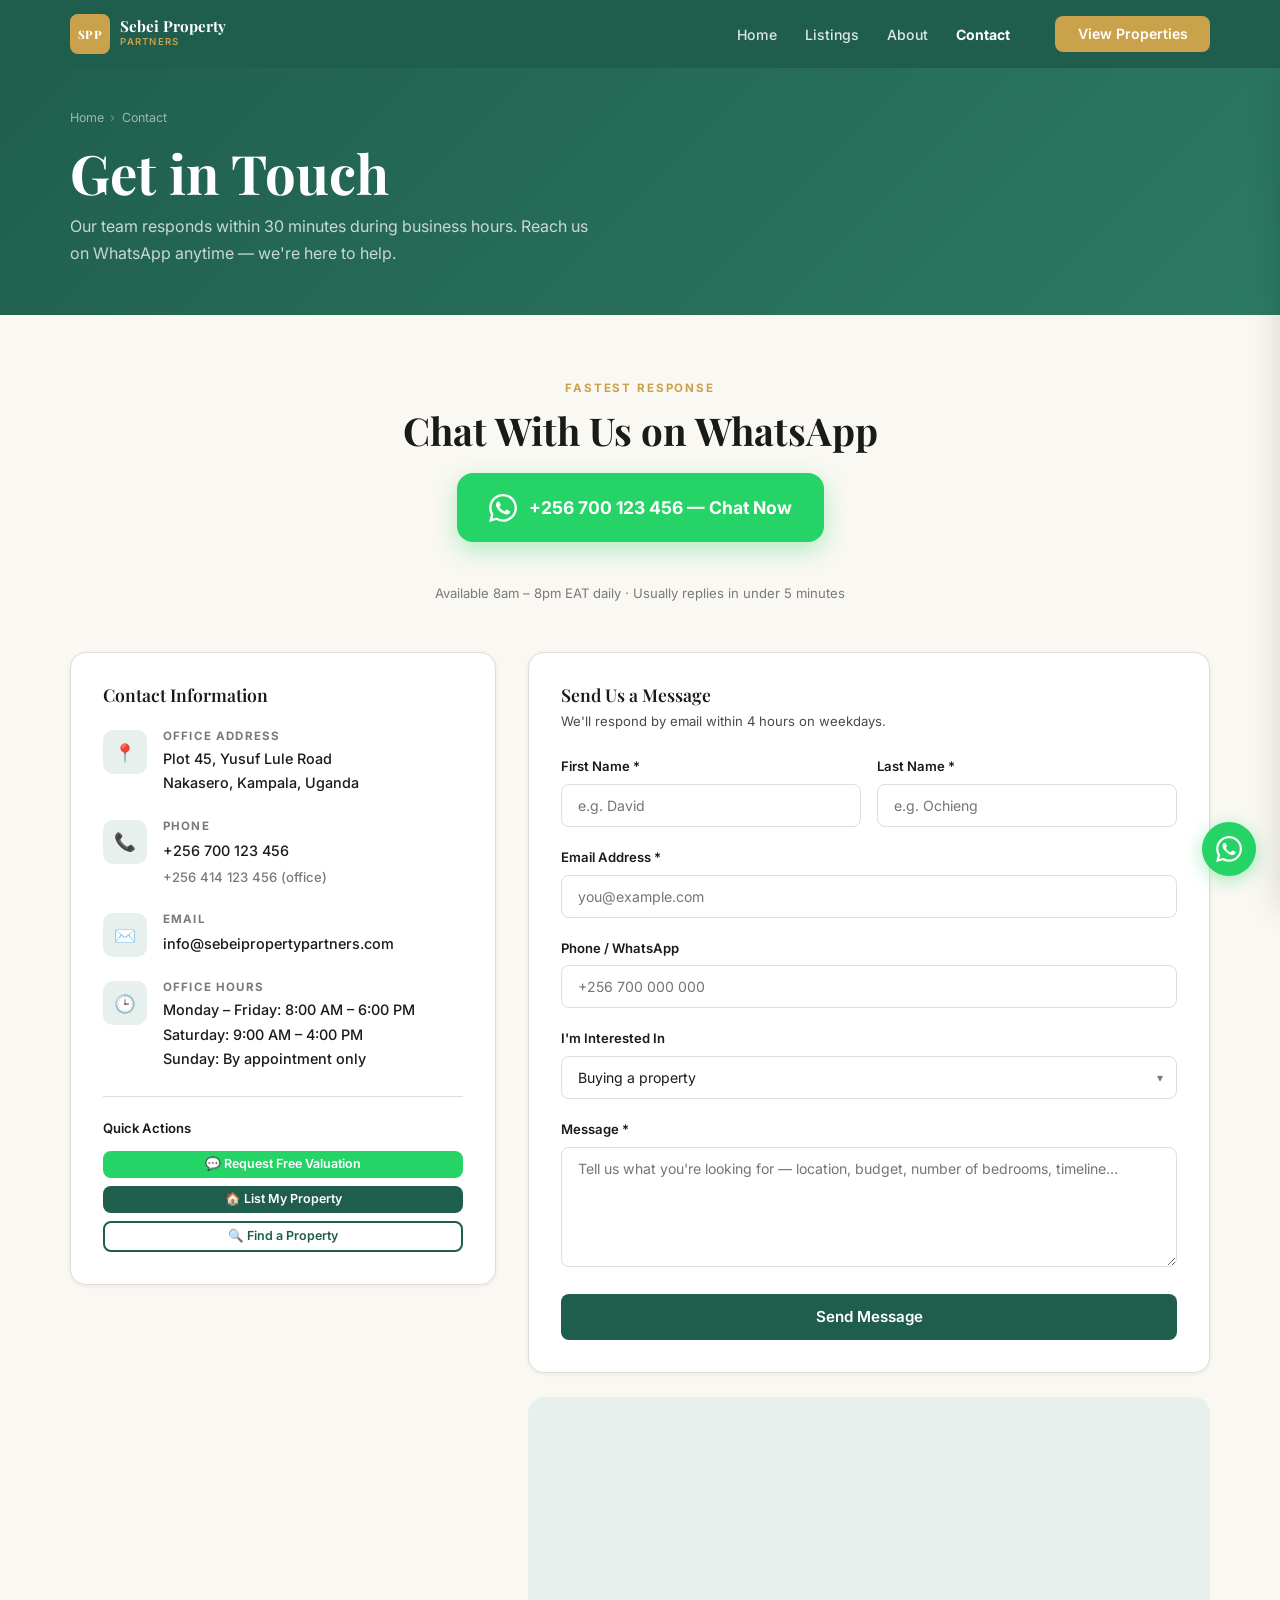
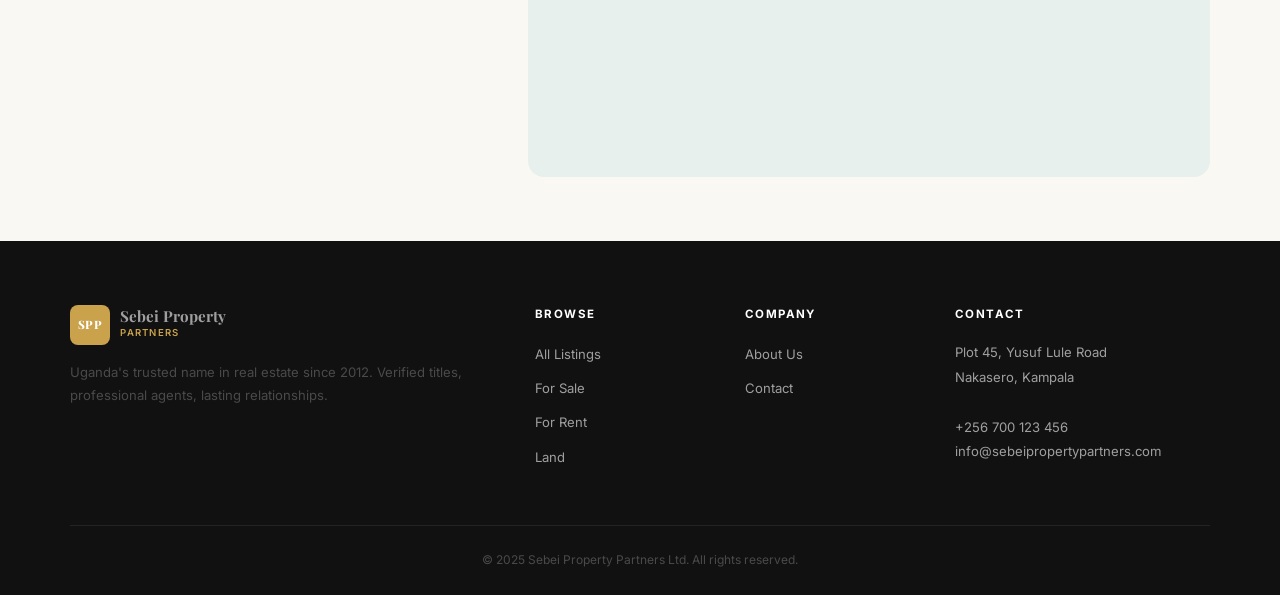
<file: contact.html>
<!DOCTYPE html>
<html lang="en">
<head>
  <meta charset="UTF-8">
  <meta name="viewport" content="width=device-width, initial-scale=1.0">
  <title>Contact Us — Sebei Property Partners</title>
  <meta name="description" content="Reach Sebei Property Partners via WhatsApp, phone, or email. Office in Nakasero, Kampala.">
  <link rel="preconnect" href="https://fonts.googleapis.com">
  <link rel="preconnect" href="https://fonts.gstatic.com" crossorigin>
  <link href="https://fonts.googleapis.com/css2?family=Inter:wght@400;500;600;700&family=Playfair+Display:wght@400;600;700&display=swap" rel="stylesheet">
  <link rel="stylesheet" href="css/style.css">
  <style>
    .wa-hero-btn {
      display: inline-flex;
      align-items: center;
      gap: 0.75rem;
      background: #25D366;
      color: white;
      border-radius: var(--radius-lg);
      padding: 1.25rem 2rem;
      font-size: 1.1rem;
      font-weight: 700;
      box-shadow: 0 8px 24px rgba(37,211,102,.35);
      transition: all var(--t);
      text-decoration: none;
      margin-bottom: 2.5rem;
    }
    .wa-hero-btn:hover { transform: translateY(-2px); box-shadow: 0 12px 32px rgba(37,211,102,.45); }
    .wa-hero-btn svg { flex-shrink: 0; }
  </style>
</head>
<body>

<!-- NAV -->
<nav class="nav solid" id="mainNav">
  <div class="nav-inner">
    <a href="index.html" class="nav-logo">
      <span class="logo-icon">SPP</span>
      <div><span class="logo-name">Sebei Property</span><span class="logo-sub">Partners</span></div>
    </a>
    <ul class="nav-links">
      <li><a href="index.html">Home</a></li>
      <li><a href="listings.html">Listings</a></li>
      <li><a href="about.html">About</a></li>
      <li><a href="contact.html" class="active">Contact</a></li>
    </ul>
    <a href="listings.html" class="btn btn-gold nav-cta">View Properties</a>
    <button class="nav-toggle" id="navToggle" aria-label="Open menu">
      <span></span><span></span><span></span>
    </button>
  </div>
</nav>
<div class="nav-mobile" id="navMobile">
  <ul>
    <li><a href="index.html">Home</a></li>
    <li><a href="listings.html">Listings</a></li>
    <li><a href="about.html">About</a></li>
    <li><a href="contact.html">Contact</a></li>
  </ul>
</div>

<!-- PAGE HERO -->
<div class="page-hero">
  <div class="container">
    <div class="breadcrumb hero-animate">
      <a href="index.html">Home</a><span class="breadcrumb-sep">›</span><span>Contact</span>
    </div>
    <h1 class="hero-animate">Get in Touch</h1>
    <p class="hero-animate">Our team responds within 30 minutes during business hours. Reach us on WhatsApp anytime — we're here to help.</p>
  </div>
</div>

<!-- MAIN -->
<section class="section reveal-section" style="background:var(--cream)">
  <div class="container">

    <!-- WhatsApp CTA — prominent -->
    <div style="text-align:center;margin-bottom:3rem">
      <span class="overline">Fastest Response</span>
      <h2 style="margin-bottom:1.25rem">Chat With Us on WhatsApp</h2>
      <a href="https://wa.me/256700123456?text=Hello%2C%20I%20need%20help%20finding%20a%20property%20in%20Kampala.%20Please%20assist." class="wa-hero-btn" target="_blank">
        <svg width="28" height="28" viewBox="0 0 24 24" fill="currentColor"><path d="M17.472 14.382c-.297-.149-1.758-.867-2.03-.967-.273-.099-.471-.148-.67.15-.197.297-.767.966-.94 1.164-.173.199-.347.223-.644.075-.297-.15-1.255-.463-2.39-1.475-.883-.788-1.48-1.761-1.653-2.059-.173-.297-.018-.458.13-.606.134-.133.298-.347.446-.52.149-.174.198-.298.298-.497.099-.198.05-.371-.025-.52-.075-.149-.669-1.612-.916-2.207-.242-.579-.487-.5-.669-.51-.173-.008-.371-.01-.57-.01-.198 0-.52.074-.792.372-.272.297-1.04 1.016-1.04 2.479 0 1.462 1.065 2.875 1.213 3.074.149.198 2.096 3.2 5.077 4.487.709.306 1.262.489 1.694.625.712.227 1.36.195 1.871.118.571-.085 1.758-.719 2.006-1.413.248-.694.248-1.289.173-1.413-.074-.124-.272-.198-.57-.347m-5.421 7.403h-.004a9.87 9.87 0 01-5.031-1.378l-.361-.214-3.741.982.998-3.648-.235-.374a9.86 9.86 0 01-1.51-5.26c.001-5.45 4.436-9.884 9.888-9.884 2.64 0 5.122 1.03 6.988 2.898a9.825 9.825 0 012.893 6.994c-.003 5.45-4.437 9.884-9.885 9.884m8.413-18.297A11.815 11.815 0 0012.05 0C5.495 0 .16 5.335.157 11.892c0 2.096.547 4.142 1.588 5.945L.057 24l6.305-1.654a11.882 11.882 0 005.683 1.448h.005c6.554 0 11.89-5.335 11.893-11.893a11.821 11.821 0 00-3.48-8.413z"/></svg>
        +256 700 123 456 — Chat Now
      </a>
      <p style="font-size:0.82rem;color:var(--muted)">Available 8am – 8pm EAT daily · Usually replies in under 5 minutes</p>
    </div>

    <div class="contact-layout">
      <!-- Contact Info -->
      <div class="contact-info-card">
        <h3 style="margin-bottom:1.5rem;font-size:1.1rem">Contact Information</h3>

        <div class="contact-item">
          <div class="contact-icon">📍</div>
          <div>
            <h4>Office Address</h4>
            <p>Plot 45, Yusuf Lule Road<br>Nakasero, Kampala, Uganda</p>
          </div>
        </div>

        <div class="contact-item">
          <div class="contact-icon">📞</div>
          <div>
            <h4>Phone</h4>
            <a href="tel:+256700123456">+256 700 123 456</a><br>
            <a href="tel:+256414123456" style="font-size:0.82rem;color:var(--muted)">+256 414 123 456 (office)</a>
          </div>
        </div>

        <div class="contact-item">
          <div class="contact-icon">✉️</div>
          <div>
            <h4>Email</h4>
            <a href="mailto:info@sebeipropertypartners.com">info@sebeipropertypartners.com</a>
          </div>
        </div>

        <div class="contact-item">
          <div class="contact-icon">🕒</div>
          <div>
            <h4>Office Hours</h4>
            <p>Monday – Friday: 8:00 AM – 6:00 PM<br>
            Saturday: 9:00 AM – 4:00 PM<br>
            Sunday: By appointment only</p>
          </div>
        </div>

        <div style="border-top:1px solid var(--border);padding-top:1.25rem;margin-top:0.25rem">
          <p style="font-size:0.82rem;font-weight:600;color:var(--dark);margin-bottom:0.75rem">Quick Actions</p>
          <div style="display:flex;flex-direction:column;gap:0.5rem">
            <a href="https://wa.me/256700123456?text=Hello%2C%20I%20would%20like%20a%20free%20property%20valuation." class="btn btn-whatsapp btn-sm btn-block" target="_blank">💬 Request Free Valuation</a>
            <a href="https://wa.me/256700123456?text=Hello%2C%20I%20would%20like%20to%20list%20my%20property." class="btn btn-green btn-sm btn-block" target="_blank">🏠 List My Property</a>
            <a href="https://wa.me/256700123456?text=Hello%2C%20I%20need%20help%20finding%20a%20property%20to%20buy%20or%20rent." class="btn btn-outline btn-sm btn-block" target="_blank">🔍 Find a Property</a>
          </div>
        </div>
      </div>

      <!-- Form + Map -->
      <div>
        <!-- Contact Form -->
        <div class="contact-form-card" style="margin-bottom:1.5rem">
          <h3 style="margin-bottom:0.25rem;font-size:1.1rem">Send Us a Message</h3>
          <p style="font-size:0.82rem;margin-bottom:1.5rem">We'll respond by email within 4 hours on weekdays.</p>
          <form id="contactForm" onsubmit="submitForm(event)">
            <div class="form-row">
              <div class="form-group">
                <label for="fname">First Name *</label>
                <input type="text" class="form-control" id="fname" name="fname" required placeholder="e.g. David">
              </div>
              <div class="form-group">
                <label for="lname">Last Name *</label>
                <input type="text" class="form-control" id="lname" name="lname" required placeholder="e.g. Ochieng">
              </div>
            </div>
            <div class="form-group">
              <label for="email">Email Address *</label>
              <input type="email" class="form-control" id="email" name="email" required placeholder="you@example.com">
            </div>
            <div class="form-group">
              <label for="phone">Phone / WhatsApp</label>
              <input type="tel" class="form-control" id="phone" name="phone" placeholder="+256 700 000 000">
            </div>
            <div class="form-group">
              <label for="interest">I'm Interested In</label>
              <div class="select-wrap">
                <select class="form-control" id="interest" name="interest">
                  <option value="buy">Buying a property</option>
                  <option value="rent">Renting a property</option>
                  <option value="land">Buying land</option>
                  <option value="list">Listing my property</option>
                  <option value="valuation">Free valuation</option>
                  <option value="other">Other enquiry</option>
                </select>
              </div>
            </div>
            <div class="form-group">
              <label for="message">Message *</label>
              <textarea class="form-control" id="message" name="message" required placeholder="Tell us what you're looking for — location, budget, number of bedrooms, timeline…" style="min-height:120px"></textarea>
            </div>
            <button type="submit" class="btn btn-green btn-lg btn-block" id="submitBtn">Send Message</button>
          </form>
          <div id="formSuccess" style="display:none;text-align:center;padding:2rem 1rem">
            <div style="font-size:2.5rem;margin-bottom:0.875rem">✅</div>
            <h3>Message Sent!</h3>
            <p>We'll be in touch within 4 hours. For faster responses, <a href="https://wa.me/256700123456" style="color:var(--green);font-weight:600">WhatsApp us</a>.</p>
          </div>
        </div>

        <!-- Map -->
        <div class="map-wrap">
          <!-- Replace src with your actual embed URL from Google Maps -->
          <iframe
            src="https://www.google.com/maps/embed?pb=!1m18!1m12!1m3!1d3989.7552!2d32.5793!3d0.3162!2m3!1f0!2f0!3f0!3m2!1i1024!2i768!4f13.1!3m3!1m2!1s0x177dbb0f6a4dc28d%3A0xe22a282d28c0f55a!2sNakasero%2C%20Kampala%2C%20Uganda!5e0!3m2!1sen!2sug!4v1699000000000!5m2!1sen!2sug"
            allowfullscreen
            loading="lazy"
            referrerpolicy="no-referrer-when-downgrade"
            title="Sebei Property Partners office location">
          </iframe>
        </div>
      </div>
    </div>
  </div>
</section>

<!-- FOOTER -->
<footer class="footer">
  <div class="container">
    <div class="footer-grid">
      <div class="footer-brand">
        <a href="index.html" class="nav-logo">
          <span class="logo-icon">SPP</span>
          <div><span class="logo-name">Sebei Property</span><span class="logo-sub">Partners</span></div>
        </a>
        <p>Uganda's trusted name in real estate since 2012. Verified titles, professional agents, lasting relationships.</p>
      </div>
      <div><h5>Browse</h5><ul><li><a href="listings.html">All Listings</a></li><li><a href="listings.html?type=sale">For Sale</a></li><li><a href="listings.html?type=rent">For Rent</a></li><li><a href="listings.html?type=land">Land</a></li></ul></div>
      <div><h5>Company</h5><ul><li><a href="about.html">About Us</a></li><li><a href="contact.html">Contact</a></li></ul></div>
      <div><h5>Contact</h5><address>Plot 45, Yusuf Lule Road<br>Nakasero, Kampala<br><br><a href="tel:+256700123456">+256 700 123 456</a><br><a href="mailto:info@sebeipropertypartners.com">info@sebeipropertypartners.com</a></address></div>
    </div>
    <div class="footer-bottom"><p>© 2025 Sebei Property Partners Ltd. All rights reserved.</p></div>
  </div>
</footer>

<a href="https://wa.me/256700123456" class="wa-float" target="_blank" title="WhatsApp">
  <svg width="26" height="26" viewBox="0 0 24 24" fill="currentColor"><path d="M17.472 14.382c-.297-.149-1.758-.867-2.03-.967-.273-.099-.471-.148-.67.15-.197.297-.767.966-.94 1.164-.173.199-.347.223-.644.075-.297-.15-1.255-.463-2.39-1.475-.883-.788-1.48-1.761-1.653-2.059-.173-.297-.018-.458.13-.606.134-.133.298-.347.446-.52.149-.174.198-.298.298-.497.099-.198.05-.371-.025-.52-.075-.149-.669-1.612-.916-2.207-.242-.579-.487-.5-.669-.51-.173-.008-.371-.01-.57-.01-.198 0-.52.074-.792.372-.272.297-1.04 1.016-1.04 2.479 0 1.462 1.065 2.875 1.213 3.074.149.198 2.096 3.2 5.077 4.487.709.306 1.262.489 1.694.625.712.227 1.36.195 1.871.118.571-.085 1.758-.719 2.006-1.413.248-.694.248-1.289.173-1.413-.074-.124-.272-.198-.57-.347m-5.421 7.403h-.004a9.87 9.87 0 01-5.031-1.378l-.361-.214-3.741.982.998-3.648-.235-.374a9.86 9.86 0 01-1.51-5.26c.001-5.45 4.436-9.884 9.888-9.884 2.64 0 5.122 1.03 6.988 2.898a9.825 9.825 0 012.893 6.994c-.003 5.45-4.437 9.884-9.885 9.884m8.413-18.297A11.815 11.815 0 0012.05 0C5.495 0 .16 5.335.157 11.892c0 2.096.547 4.142 1.588 5.945L.057 24l6.305-1.654a11.882 11.882 0 005.683 1.448h.005c6.554 0 11.89-5.335 11.893-11.893a11.821 11.821 0 00-3.48-8.413z"/></svg>
</a>

<div class="toast-wrap" id="toastWrap"></div>

<script src="js/config.js"></script>
<script src="js/animations.js"></script>
<script>
function submitForm(e) {
  e.preventDefault();
  const btn = document.getElementById('submitBtn');
  btn.textContent = 'Sending…';
  btn.disabled = true;

  /* In production, wire this to Formspree, EmailJS, or a Supabase edge function */
  setTimeout(() => {
    document.getElementById('contactForm').style.display = 'none';
    document.getElementById('formSuccess').style.display = 'block';
  }, 1200);
}
</script>
</body>
</html>
</file>
<file: css/style.css>
/* ============================================================
   SEBEI PROPERTY PARTNERS — Global Styles
   Colors: Deep Green #1f5d4c | Brass Gold #c9a24b | Cream #faf8f3
   ============================================================ */

/* ===== VARIABLES ===== */
:root {
  --green:        #1f5d4c;
  --green-hover:  #174a3c;
  --green-mid:    #2d7a63;
  --green-pale:   #e8f0ed;
  --gold:         #c9a24b;
  --gold-hover:   #b8913c;
  --gold-pale:    #f5e9cb;
  --cream:        #faf8f3;
  --white:        #ffffff;
  --dark:         #1a1a1a;
  --mid:          #4a4a4a;
  --muted:        #7a7a7a;
  --border:       #e2ddd6;
  --shadow-sm:    0 1px 4px rgba(0,0,0,.08);
  --shadow-md:    0 4px 16px rgba(0,0,0,.1);
  --shadow-lg:    0 8px 32px rgba(0,0,0,.15);
  --radius:       8px;
  --radius-lg:    16px;
  --nav-h:        68px;
  --t:            0.2s ease;
}

/* ===== RESET ===== */
*, *::before, *::after { box-sizing: border-box; margin: 0; padding: 0; }
html { scroll-behavior: smooth; -webkit-text-size-adjust: 100%; }
body {
  font-family: 'Inter', -apple-system, BlinkMacSystemFont, 'Segoe UI', sans-serif;
  font-size: 16px;
  line-height: 1.65;
  color: var(--dark);
  background: var(--cream);
  -webkit-font-smoothing: antialiased;
}
img { max-width: 100%; height: auto; display: block; }
a { color: inherit; text-decoration: none; }
ul { list-style: none; }
button { cursor: pointer; border: none; background: none; font-family: inherit; font-size: inherit; }
input, select, textarea { font-family: inherit; font-size: inherit; }
select { appearance: none; -webkit-appearance: none; }

/* ===== TYPOGRAPHY ===== */
h1, h2, h3, h4 {
  font-family: 'Playfair Display', Georgia, 'Times New Roman', serif;
  line-height: 1.18;
  color: var(--dark);
}
h1 { font-size: clamp(2rem, 6vw, 3.4rem); font-weight: 700; }
h2 { font-size: clamp(1.6rem, 4vw, 2.4rem); font-weight: 700; }
h3 { font-size: clamp(1.15rem, 3vw, 1.5rem); font-weight: 600; }
h4 { font-size: 1rem; font-weight: 700; }
p  { color: var(--mid); line-height: 1.7; }

/* ===== UTILITIES ===== */
.container   { width: 100%; max-width: 1180px; margin: 0 auto; padding: 0 1.25rem; }
.section     { padding: 4rem 0; }
.section-lg  { padding: 5.5rem 0; }
.text-center { text-align: center; }
.text-gold   { color: var(--gold); }
.text-green  { color: var(--green); }
.hidden      { display: none !important; }
.sr-only     { position: absolute; width: 1px; height: 1px; overflow: hidden; clip: rect(0,0,0,0); }

.overline {
  display: block;
  font-size: 0.72rem;
  font-weight: 700;
  letter-spacing: 0.16em;
  text-transform: uppercase;
  color: var(--gold);
  margin-bottom: 0.6rem;
}

.section-header { margin-bottom: 2.5rem; }
.section-header p { margin-top: 0.6rem; max-width: 560px; }
.section-header.centered { text-align: center; }
.section-header.centered p { margin: 0.6rem auto 0; }

/* ===== BUTTONS ===== */
.btn {
  display: inline-flex;
  align-items: center;
  justify-content: center;
  gap: 0.45rem;
  padding: 0.7rem 1.4rem;
  border-radius: var(--radius);
  font-weight: 600;
  font-size: 0.88rem;
  transition: all var(--t);
  white-space: nowrap;
  line-height: 1;
}
.btn-green  { background: var(--green); color: var(--white); }
.btn-green:hover  { background: var(--green-hover); transform: translateY(-1px); box-shadow: var(--shadow-md); }
.btn-gold   { background: var(--gold);  color: var(--white); }
.btn-gold:hover   { background: var(--gold-hover);  transform: translateY(-1px); box-shadow: var(--shadow-md); }
.btn-outline {
  background: transparent;
  color: var(--green);
  border: 2px solid var(--green);
}
.btn-outline:hover { background: var(--green); color: white; }
.btn-outline-white {
  background: transparent;
  color: white;
  border: 2px solid rgba(255,255,255,.55);
}
.btn-outline-white:hover { background: rgba(255,255,255,.12); border-color: rgba(255,255,255,.8); }
.btn-whatsapp { background: #25D366; color: white; }
.btn-whatsapp:hover { background: #1ebe5d; transform: translateY(-1px); box-shadow: 0 4px 16px rgba(37,211,102,.35); }
.btn-lg  { padding: 0.95rem 2rem; font-size: 0.95rem; }
.btn-sm  { padding: 0.45rem 0.875rem; font-size: 0.78rem; }
.btn-block { width: 100%; }

/* ===== NAVIGATION ===== */
.nav {
  position: fixed;
  top: 0; left: 0; right: 0;
  height: var(--nav-h);
  z-index: 900;
  transition: background var(--t), box-shadow var(--t);
}
.nav.transparent { background: transparent; }
.nav.scrolled { background: var(--white); box-shadow: var(--shadow-sm); }
.nav.solid { background: var(--green); }

.nav-inner {
  display: flex;
  align-items: center;
  height: 100%;
  max-width: 1180px;
  margin: 0 auto;
  padding: 0 1.25rem;
  gap: 1.5rem;
}

.nav-logo {
  display: flex;
  align-items: center;
  gap: 0.65rem;
  flex-shrink: 0;
}
.logo-icon {
  width: 40px; height: 40px;
  background: var(--gold);
  color: white;
  font-weight: 800;
  font-size: 0.72rem;
  border-radius: 8px;
  display: flex; align-items: center; justify-content: center;
  letter-spacing: 0.04em;
  font-family: 'Playfair Display', serif;
  flex-shrink: 0;
}
.logo-name {
  display: block;
  font-family: 'Playfair Display', serif;
  font-weight: 700;
  font-size: 0.95rem;
  line-height: 1.1;
}
.logo-sub {
  display: block;
  font-size: 0.6rem;
  letter-spacing: 0.13em;
  text-transform: uppercase;
  color: var(--gold);
  font-weight: 600;
}
.nav.transparent .logo-name,
.nav.solid .logo-name { color: white; }
.nav.scrolled .logo-name { color: var(--dark); }

.nav-links {
  display: none;
  gap: 0.15rem;
  margin-left: auto;
}
.nav-links a {
  padding: 0.45rem 0.8rem;
  border-radius: 6px;
  font-weight: 500;
  font-size: 0.88rem;
  transition: all var(--t);
}
.nav.transparent .nav-links a,
.nav.solid .nav-links a { color: rgba(255,255,255,.85); }
.nav.transparent .nav-links a:hover,
.nav.solid .nav-links a:hover { color: white; background: rgba(255,255,255,.12); }
.nav.scrolled .nav-links a { color: var(--mid); }
.nav.scrolled .nav-links a:hover { color: var(--green); background: var(--green-pale); }
.nav-links a.active { font-weight: 700; }
.nav.scrolled .nav-links a.active { color: var(--green); }
.nav.transparent .nav-links a.active,
.nav.solid .nav-links a.active { color: white; }

.nav-cta { margin-left: 0.5rem; display: none; }

.nav-toggle {
  margin-left: auto;
  display: flex;
  flex-direction: column;
  gap: 4.5px;
  padding: 5px;
  border-radius: 4px;
  transition: all var(--t);
}
.nav-toggle span {
  display: block;
  width: 22px;
  height: 2px;
  background: currentColor;
  border-radius: 2px;
  transition: all var(--t);
}
.nav.transparent .nav-toggle,
.nav.solid .nav-toggle { color: white; }
.nav.scrolled .nav-toggle { color: var(--dark); }
.nav-toggle.open span:nth-child(1) { transform: translateY(6.5px) rotate(45deg); }
.nav-toggle.open span:nth-child(2) { opacity: 0; }
.nav-toggle.open span:nth-child(3) { transform: translateY(-6.5px) rotate(-45deg); }

.nav-mobile {
  position: fixed;
  inset: var(--nav-h) 0 0 0;
  background: var(--white);
  z-index: 899;
  overflow-y: auto;
  padding: 1rem 1.25rem 2rem;
  transform: translateX(100%);
  transition: transform 0.25s ease;
  box-shadow: var(--shadow-lg);
}
.nav-mobile.open { transform: translateX(0); }
.nav-mobile ul li a {
  display: block;
  padding: 0.85rem 1rem;
  color: var(--dark);
  font-weight: 500;
  font-size: 1rem;
  border-radius: var(--radius);
  border-bottom: 1px solid var(--border);
}
.nav-mobile ul li:last-child a { border-bottom: none; }
.nav-mobile ul li a:hover { background: var(--green-pale); color: var(--green); }
.nav-mobile .btn { margin-top: 1rem; display: flex; }

@media (min-width: 768px) {
  .nav-links { display: flex; }
  .nav-cta   { display: inline-flex; }
  .nav-toggle { display: none; }
}

/* ===== HERO ===== */
.hero {
  position: relative;
  min-height: 100svh;
  display: flex;
  align-items: center;
  overflow: hidden;
}
.hero-bg {
  position: absolute;
  inset: 0;
  background-image: url('https://images.unsplash.com/photo-1600047509807-ba8f99d2cdde?w=1800&q=85');
  background-size: cover;
  background-position: center 30%;
  transform: scale(1.03);
  transition: transform 8s ease;
}
.hero-bg.loaded { transform: scale(1); }
.hero-overlay {
  position: absolute;
  inset: 0;
  background: linear-gradient(135deg, rgba(20,70,55,.92) 0%, rgba(31,93,76,.72) 45%, rgba(0,0,0,.45) 100%);
}
.hero-content {
  position: relative;
  z-index: 1;
  color: white;
  padding: calc(var(--nav-h) + 4rem) 1.25rem 5rem;
  width: 100%;
  max-width: 1180px;
  margin: 0 auto;
}
.hero-content h1 { color: white; margin-bottom: 1rem; max-width: 680px; }
.hero-content > p { color: rgba(255,255,255,.78); max-width: 520px; font-size: 1.05rem; margin-bottom: 2rem; }

.hero-trust {
  display: flex;
  gap: 1.5rem;
  margin-top: 1.75rem;
  flex-wrap: wrap;
}
.hero-trust span {
  color: rgba(255,255,255,.7);
  font-size: 0.82rem;
  display: flex;
  align-items: center;
  gap: 0.35rem;
}
.hero-trust span::before {
  content: '✓';
  color: var(--gold);
  font-weight: 700;
}

/* ===== SEARCH BOX ===== */
.search-box {
  background: white;
  border-radius: var(--radius-lg);
  padding: 0.5rem;
  display: flex;
  flex-direction: column;
  gap: 0.5rem;
  max-width: 700px;
  box-shadow: 0 12px 40px rgba(0,0,0,.25);
}
.search-box .field-wrap {
  position: relative;
  flex: 1;
}
.search-box .field-wrap .field-icon {
  position: absolute;
  left: 0.875rem;
  top: 50%;
  transform: translateY(-50%);
  color: var(--muted);
  font-size: 0.9rem;
  pointer-events: none;
}
.search-box select,
.search-box input {
  width: 100%;
  padding: 0.85rem 1rem 0.85rem 2.3rem;
  border: 1.5px solid var(--border);
  border-radius: var(--radius);
  font-size: 0.88rem;
  color: var(--dark);
  background: var(--cream);
  transition: border-color var(--t);
}
.search-box select:focus,
.search-box input:focus { outline: none; border-color: var(--gold); }
.search-box .btn { padding: 0.85rem 1.5rem; border-radius: var(--radius); }

@media (min-width: 640px) {
  .search-box { flex-direction: row; flex-wrap: nowrap; align-items: center; }
  .search-box .field-wrap { min-width: 0; }
}

/* ===== STATS BAR ===== */
.stats-bar {
  background: var(--green);
  padding: 2.5rem 0;
}
.stats-grid {
  display: grid;
  grid-template-columns: repeat(2, 1fr);
  gap: 2rem 1rem;
  text-align: center;
}
.stat-item strong {
  display: block;
  font-family: 'Playfair Display', serif;
  font-size: 2rem;
  font-weight: 700;
  color: var(--gold);
  line-height: 1;
}
.stat-item span {
  font-size: 0.75rem;
  color: rgba(255,255,255,.65);
  text-transform: uppercase;
  letter-spacing: 0.09em;
  margin-top: 0.3rem;
  display: block;
}
@media (min-width: 640px) { .stats-grid { grid-template-columns: repeat(4, 1fr); } }

/* ===== PROPERTIES GRID ===== */
.properties-grid {
  display: grid;
  grid-template-columns: 1fr;
  gap: 1.5rem;
}
@media (min-width: 580px) { .properties-grid { grid-template-columns: repeat(2, 1fr); } }
@media (min-width: 1024px) { .properties-grid { grid-template-columns: repeat(3, 1fr); } }

/* ===== PROPERTY CARD ===== */
.property-card {
  background: linear-gradient(180deg, #ffffff 0%, #fdfbf7 100%);
  border-radius: var(--radius-lg);
  overflow: hidden;
  box-shadow: 0 1px 3px rgba(26,26,26,.05), 0 12px 28px -12px rgba(31,93,76,.18);
  transition: transform 0.25s ease, box-shadow 0.25s ease, border-color 0.25s ease;
  display: flex;
  flex-direction: column;
  cursor: pointer;
  border: 1px solid #ece5d9;
  position: relative;
}
.property-card::after {
  content: "";
  position: absolute;
  top: 0; left: 0; right: 0;
  height: 3px;
  background: linear-gradient(90deg, var(--gold), var(--gold-pale));
  opacity: 0;
  transition: opacity 0.3s ease;
  z-index: 3;
}
.property-card:hover::after { opacity: 1; }
.property-card:hover {
  transform: translateY(-5px);
  box-shadow: 0 1px 3px rgba(26,26,26,.05), 0 22px 44px -16px rgba(31,93,76,.28);
  border-color: var(--gold-pale);
}
.card-image {
  position: relative;
  padding-top: 65%;
  overflow: hidden;
  background: var(--green-pale);
}
.card-image img {
  position: absolute;
  inset: 0;
  width: 100%; height: 100%;
  object-fit: cover;
  transition: transform 0.45s ease;
}
.property-card:hover .card-image img { transform: scale(1.07); }

.card-badge {
  position: absolute;
  top: 0.75rem;
  left: 0.75rem;
  padding: 0.28rem 0.7rem;
  border-radius: 50px;
  font-size: 0.68rem;
  font-weight: 700;
  text-transform: uppercase;
  letter-spacing: 0.08em;
}
.badge-sale { background: var(--gold);     color: white; }
.badge-rent { background: var(--green);    color: white; }
.badge-land { background: #7a5c1e;         color: white; }
.badge-sold { background: #8a8a8a;         color: white; }

.card-body { padding: 1.2rem; flex: 1; display: flex; flex-direction: column; }
.card-price {
  font-family: 'Playfair Display', serif;
  font-size: 1.35rem;
  font-weight: 700;
  color: var(--green);
  line-height: 1.1;
}
.card-price-note { font-size: 0.72rem; color: var(--muted); font-family: 'Inter', sans-serif; font-weight: 400; margin-left: 0.25rem; }
.card-title {
  font-family: 'Inter', sans-serif;
  font-size: 0.92rem;
  font-weight: 600;
  color: var(--dark);
  margin: 0.35rem 0 0.4rem;
  line-height: 1.35;
}
.card-location {
  font-size: 0.78rem;
  color: var(--muted);
  display: flex;
  align-items: center;
  gap: 0.2rem;
  margin-bottom: auto;
  padding-bottom: 0.875rem;
}
.card-features {
  display: flex;
  gap: 1rem;
  padding-top: 0.875rem;
  border-top: 1px solid var(--border);
  font-size: 0.78rem;
  color: var(--mid);
}
.card-features span { display: flex; align-items: center; gap: 0.3rem; }

/* ===== FILTERS ===== */
.filters-section {
  background: var(--white);
  border-bottom: 1px solid var(--border);
  padding: 0.875rem 0;
  position: sticky;
  top: var(--nav-h);
  z-index: 100;
  box-shadow: var(--shadow-sm);
}
.filters-inner {
  display: flex;
  flex-direction: column;
  gap: 0.75rem;
}
.filter-tabs { display: flex; gap: 0.4rem; flex-wrap: wrap; }
.filter-tab {
  padding: 0.45rem 1rem;
  border-radius: 50px;
  border: 1.5px solid var(--border);
  font-size: 0.82rem;
  font-weight: 600;
  color: var(--mid);
  transition: all var(--t);
  background: transparent;
  cursor: pointer;
}
.filter-tab:hover  { border-color: var(--green); color: var(--green); }
.filter-tab.active { background: var(--green); color: white; border-color: var(--green); }

.filter-selects { display: flex; gap: 0.5rem; flex-wrap: wrap; }
.filter-select-wrap { position: relative; flex: 1; min-width: 130px; }
.filter-select-wrap::after {
  content: '▾';
  position: absolute;
  right: 0.75rem;
  top: 50%;
  transform: translateY(-50%);
  pointer-events: none;
  font-size: 0.75rem;
  color: var(--muted);
}
.filter-select {
  width: 100%;
  padding: 0.5rem 2rem 0.5rem 0.875rem;
  border: 1.5px solid var(--border);
  border-radius: var(--radius);
  font-size: 0.82rem;
  color: var(--mid);
  background: var(--cream);
  cursor: pointer;
}
.filter-select:focus { outline: none; border-color: var(--gold); }
@media (min-width: 768px) {
  .filters-inner { flex-direction: row; align-items: center; justify-content: space-between; }
  .filter-select-wrap { min-width: 150px; flex: 0 0 auto; }
}

/* ===== LISTINGS COUNT ===== */
.listings-count {
  font-size: 0.82rem;
  color: var(--muted);
  margin-bottom: 1.5rem;
}
.listings-count strong { color: var(--dark); }

/* ===== PROPERTY DETAIL ===== */
.property-page { padding-top: var(--nav-h); }

.gallery-main {
  position: relative;
  border-radius: var(--radius-lg);
  overflow: hidden;
  padding-top: 58%;
  background: var(--green-pale);
  cursor: zoom-in;
}
.gallery-main img {
  position: absolute;
  inset: 0;
  width: 100%; height: 100%;
  object-fit: cover;
  transition: opacity 0.25s ease;
}
.gallery-nav {
  position: absolute;
  top: 50%;
  transform: translateY(-50%);
  display: flex;
  justify-content: space-between;
  width: 100%;
  padding: 0 0.75rem;
  pointer-events: none;
}
.gallery-nav button {
  background: rgba(255,255,255,.85);
  border: none;
  border-radius: 50%;
  width: 40px; height: 40px;
  font-size: 1.1rem;
  display: flex; align-items: center; justify-content: center;
  cursor: pointer;
  pointer-events: all;
  transition: background var(--t);
  backdrop-filter: blur(4px);
}
.gallery-nav button:hover { background: white; }
.gallery-count {
  position: absolute;
  bottom: 0.75rem;
  right: 0.75rem;
  background: rgba(0,0,0,.55);
  color: white;
  font-size: 0.75rem;
  padding: 0.2rem 0.6rem;
  border-radius: 50px;
  backdrop-filter: blur(4px);
}

.gallery-thumbs {
  display: flex;
  gap: 0.5rem;
  margin-top: 0.5rem;
  overflow-x: auto;
  padding-bottom: 0.25rem;
  scrollbar-width: thin;
}
.gallery-thumb {
  flex-shrink: 0;
  width: 76px; height: 58px;
  border-radius: var(--radius);
  overflow: hidden;
  cursor: pointer;
  border: 2.5px solid transparent;
  transition: border-color var(--t);
  opacity: 0.7;
}
.gallery-thumb.active { border-color: var(--gold); opacity: 1; }
.gallery-thumb:hover { opacity: 1; }
.gallery-thumb img { width: 100%; height: 100%; object-fit: cover; }

@media (min-width: 1024px) {
  .property-detail-layout {
    display: grid;
    grid-template-columns: 1fr 340px;
    gap: 2rem;
    align-items: start;
  }
}

.feature-chips {
  display: grid;
  grid-template-columns: repeat(2, 1fr);
  gap: 0.75rem;
  margin: 1.75rem 0;
}
@media (min-width: 480px) { .feature-chips { grid-template-columns: repeat(4, 1fr); } }
.feature-chip {
  background: var(--green-pale);
  border-radius: var(--radius);
  padding: 0.875rem 0.75rem;
  text-align: center;
}
.feature-chip strong {
  display: block;
  font-family: 'Playfair Display', serif;
  font-size: 1.3rem;
  color: var(--green);
  line-height: 1;
}
.feature-chip span {
  font-size: 0.7rem;
  color: var(--muted);
  text-transform: uppercase;
  letter-spacing: 0.06em;
  margin-top: 0.25rem;
  display: block;
}

.enquire-card {
  background: var(--white);
  border-radius: var(--radius-lg);
  padding: 1.5rem;
  box-shadow: var(--shadow-md);
  border: 1px solid var(--border);
  position: sticky;
  top: calc(var(--nav-h) + 1.5rem);
}
.enquire-card .eq-price {
  font-family: 'Playfair Display', serif;
  font-size: 1.9rem;
  font-weight: 700;
  color: var(--green);
  line-height: 1;
}
.enquire-card .eq-note { font-size: 0.78rem; color: var(--muted); margin: 0.25rem 0 1.5rem; }
.enquire-card .btn { margin-bottom: 0.75rem; }
.enquire-divider {
  height: 1px;
  background: var(--border);
  margin: 1.25rem 0;
}
.enquire-detail-row {
  display: flex;
  justify-content: space-between;
  font-size: 0.85rem;
  padding: 0.4rem 0;
}
.enquire-detail-row span:first-child { color: var(--muted); }
.enquire-detail-row span:last-child { font-weight: 600; color: var(--dark); }

/* ===== PAGE HERO ===== */
.page-hero {
  background: linear-gradient(135deg, var(--green) 0%, var(--green-mid) 100%);
  padding: calc(var(--nav-h) + 2.5rem) 0 3rem;
  color: white;
}
.page-hero h1 { color: white; margin-bottom: 0.5rem; }
.page-hero p { color: rgba(255,255,255,.75); max-width: 540px; }

.breadcrumb {
  display: flex;
  align-items: center;
  gap: 0.4rem;
  font-size: 0.78rem;
  color: rgba(255,255,255,.55);
  margin-bottom: 0.75rem;
  flex-wrap: wrap;
}
.breadcrumb a { color: rgba(255,255,255,.55); transition: color var(--t); }
.breadcrumb a:hover { color: white; }
.breadcrumb-sep { color: rgba(255,255,255,.35); }

/* ===== CTA SECTION ===== */
.cta-section {
  background: linear-gradient(135deg, var(--green) 0%, var(--green-mid) 100%);
  padding: 5rem 0;
  text-align: center;
}
.cta-section h2 { color: white; margin-bottom: 0.875rem; }
.cta-section > .container > p { color: rgba(255,255,255,.78); max-width: 520px; margin: 0 auto 2.25rem; }
.cta-buttons { display: flex; gap: 1rem; justify-content: center; flex-wrap: wrap; }

/* ===== TESTIMONIALS ===== */
.testimonials-grid {
  display: grid;
  grid-template-columns: 1fr;
  gap: 1.5rem;
}
@media (min-width: 768px) { .testimonials-grid { grid-template-columns: repeat(3, 1fr); } }

.testimonial-card {
  background: var(--white);
  border-radius: var(--radius-lg);
  padding: 1.75rem;
  box-shadow: var(--shadow-sm);
  border: 1px solid var(--border);
  border-left: 4px solid var(--gold);
}
.testimonial-stars { color: var(--gold); font-size: 0.9rem; margin-bottom: 0.75rem; letter-spacing: 0.05em; }
.testimonial-text {
  font-style: italic;
  color: var(--mid);
  font-size: 0.92rem;
  line-height: 1.75;
  margin-bottom: 1.25rem;
}
.testimonial-author { display: flex; align-items: center; gap: 0.75rem; }
.t-avatar {
  width: 44px; height: 44px;
  border-radius: 50%;
  overflow: hidden;
  background: var(--green-pale);
  flex-shrink: 0;
}
.t-avatar img { width: 100%; height: 100%; object-fit: cover; }
.testimonial-author strong { display: block; font-size: 0.88rem; color: var(--dark); }
.testimonial-author span  { font-size: 0.72rem; color: var(--muted); }

/* ===== PILLARS ===== */
.pillars-grid {
  display: grid;
  grid-template-columns: 1fr;
  gap: 1.5rem;
}
@media (min-width: 600px) { .pillars-grid { grid-template-columns: repeat(2, 1fr); } }

.pillar-card {
  background: var(--white);
  border-radius: var(--radius-lg);
  padding: 2rem;
  box-shadow: var(--shadow-sm);
  border: 1px solid var(--border);
  transition: box-shadow var(--t);
}
.pillar-card:hover { box-shadow: var(--shadow-md); }
.pillar-icon {
  width: 56px; height: 56px;
  background: linear-gradient(145deg, var(--green-pale), #dce9e4);
  border: 1px solid rgba(31,93,76,.12);
  border-radius: 14px;
  display: flex; align-items: center; justify-content: center;
  color: var(--green);
  margin-bottom: 1.25rem;
  transition: background 0.3s ease, color 0.3s ease, transform 0.3s ease, box-shadow 0.3s ease;
}
.pillar-icon svg { width: 26px; height: 26px; stroke-width: 1.75; }
.pillar-card:hover .pillar-icon {
  background: linear-gradient(145deg, var(--green), var(--green-mid));
  color: var(--gold-pale);
  transform: translateY(-2px);
  box-shadow: 0 8px 18px -6px rgba(31,93,76,.4);
}
.pillar-card h3 { font-size: 1.1rem; margin-bottom: 0.5rem; }
.pillar-card p   { font-size: 0.875rem; }

/* ===== TEAM ===== */
.team-grid {
  display: grid;
  grid-template-columns: repeat(2, 1fr);
  gap: 1.5rem;
}
@media (min-width: 640px) { .team-grid { grid-template-columns: repeat(4, 1fr); } }

.team-card { text-align: center; }
.team-avatar {
  width: 100%; padding-top: 100%;
  border-radius: var(--radius-lg);
  overflow: hidden;
  position: relative;
  margin-bottom: 1rem;
  background: var(--green-pale);
}
.team-avatar img { position: absolute; inset: 0; width: 100%; height: 100%; object-fit: cover; }
.team-card h4 { margin-bottom: 0.2rem; }
.team-card .role { font-size: 0.78rem; color: var(--gold); font-weight: 600; }
.team-card .bio  { font-size: 0.78rem; color: var(--muted); margin-top: 0.4rem; }

/* ===== ABOUT HERO ===== */
.about-story {
  display: grid;
  grid-template-columns: 1fr;
  gap: 2.5rem;
  align-items: center;
}
@media (min-width: 768px) { .about-story { grid-template-columns: 1fr 1fr; } }
.about-story-img {
  border-radius: var(--radius-lg);
  overflow: hidden;
  padding-top: 65%;
  position: relative;
  background: var(--green-pale);
}
.about-story-img img { position: absolute; inset: 0; width: 100%; height: 100%; object-fit: cover; }

/* ===== CONTACT ===== */
.contact-layout {
  display: grid;
  grid-template-columns: 1fr;
  gap: 2rem;
}
@media (min-width: 768px) { .contact-layout { grid-template-columns: 1fr 1.6fr; } }

.contact-info-card {
  background: var(--white);
  border-radius: var(--radius-lg);
  padding: 2rem;
  box-shadow: var(--shadow-sm);
  border: 1px solid var(--border);
  height: fit-content;
}
.contact-item {
  display: flex;
  gap: 1rem;
  margin-bottom: 1.5rem;
  align-items: flex-start;
}
.contact-icon {
  width: 44px; height: 44px;
  background: var(--green-pale);
  border-radius: 10px;
  display: flex; align-items: center; justify-content: center;
  flex-shrink: 0;
  font-size: 1.1rem;
}
.contact-item h4 {
  font-family: 'Inter', sans-serif;
  font-size: 0.72rem;
  font-weight: 700;
  text-transform: uppercase;
  letter-spacing: 0.1em;
  color: var(--muted);
  margin-bottom: 0.2rem;
}
.contact-item p, .contact-item a { color: var(--dark); font-size: 0.9rem; font-weight: 500; }
.contact-item a:hover { color: var(--green); }

.map-wrap {
  border-radius: var(--radius-lg);
  overflow: hidden;
  min-height: 300px;
  background: var(--green-pale);
}
.map-wrap iframe { width: 100%; min-height: 380px; border: none; display: block; }

.contact-form-card {
  background: var(--white);
  border-radius: var(--radius-lg);
  padding: 2rem;
  box-shadow: var(--shadow-sm);
  border: 1px solid var(--border);
}

/* ===== FORM ELEMENTS ===== */
.form-group { margin-bottom: 1.25rem; }
.form-group label {
  display: block;
  font-size: 0.82rem;
  font-weight: 600;
  color: var(--dark);
  margin-bottom: 0.375rem;
}
.form-control {
  width: 100%;
  padding: 0.75rem 1rem;
  border: 1.5px solid var(--border);
  border-radius: var(--radius);
  font-size: 0.88rem;
  color: var(--dark);
  background: white;
  transition: border-color var(--t);
}
.form-control:focus { outline: none; border-color: var(--green); }
textarea.form-control { min-height: 110px; resize: vertical; }
.form-row { display: grid; grid-template-columns: 1fr 1fr; gap: 1rem; }
.form-hint  { font-size: 0.72rem; color: var(--muted); margin-top: 0.3rem; }

/* ===== FOOTER ===== */
.footer {
  background: #111;
  color: rgba(255,255,255,.6);
  padding: 4rem 0 0;
}
.footer-grid {
  display: grid;
  grid-template-columns: 1fr;
  gap: 2.5rem;
}
@media (min-width: 640px)  { .footer-grid { grid-template-columns: repeat(2, 1fr); } }
@media (min-width: 1024px) { .footer-grid { grid-template-columns: 2.5fr 1fr 1fr 1.5fr; } }

.footer-brand p { font-size: 0.82rem; line-height: 1.75; margin-top: 1rem; }
.footer h5 {
  color: white;
  font-family: 'Inter', sans-serif;
  font-size: 0.72rem;
  font-weight: 700;
  text-transform: uppercase;
  letter-spacing: 0.12em;
  margin-bottom: 1rem;
}
.footer ul li { margin-bottom: 0.5rem; }
.footer ul a  { font-size: 0.82rem; transition: color var(--t); }
.footer ul a:hover { color: var(--gold); }
.footer address {
  font-style: normal;
  font-size: 0.82rem;
  line-height: 1.9;
}
.footer address a { transition: color var(--t); }
.footer address a:hover { color: var(--gold); }
.footer-bottom {
  border-top: 1px solid rgba(255,255,255,.08);
  padding: 1.5rem 0;
  margin-top: 3rem;
  text-align: center;
  font-size: 0.75rem;
}

/* ===== WHATSAPP FLOAT ===== */
.wa-float {
  position: fixed;
  bottom: 1.5rem;
  right: 1.5rem;
  z-index: 800;
  background: #25D366;
  color: white;
  width: 54px; height: 54px;
  border-radius: 50%;
  display: flex; align-items: center; justify-content: center;
  box-shadow: 0 4px 18px rgba(37,211,102,.4);
  transition: all var(--t);
}
.wa-float:hover { transform: scale(1.12); box-shadow: 0 6px 24px rgba(37,211,102,.5); }

/* ===== SKELETON LOADERS ===== */
.skeleton {
  background: linear-gradient(90deg, #f0efed 25%, #e5e4e0 50%, #f0efed 75%);
  background-size: 200% 100%;
  animation: shimmer 1.4s infinite;
  border-radius: var(--radius);
}
@keyframes shimmer {
  0%   { background-position: -200% 0; }
  100% { background-position:  200% 0; }
}
.sk-card { border-radius: var(--radius-lg); overflow: hidden; background: white; border: 1px solid var(--border); }
.sk-img  { height: 200px; }
.sk-body { padding: 1.2rem; }
.sk-line { height: 13px; margin-bottom: 0.75rem; border-radius: 4px; }
.sk-line.short   { width: 55%; }
.sk-line.shorter { width: 38%; }

/* ===== TOAST ===== */
.toast-wrap {
  position: fixed;
  bottom: 1.5rem;
  left: 50%;
  transform: translateX(-50%);
  z-index: 9999;
  display: flex;
  flex-direction: column;
  gap: 0.5rem;
  pointer-events: none;
}
.toast {
  background: var(--dark);
  color: white;
  padding: 0.875rem 1.5rem;
  border-radius: var(--radius);
  font-size: 0.85rem;
  box-shadow: var(--shadow-lg);
  white-space: nowrap;
  display: flex;
  align-items: center;
  gap: 0.5rem;
  animation: toastIn 0.22s ease forwards;
}
.toast.success { border-left: 4px solid #27ae60; }
.toast.error   { border-left: 4px solid #e74c3c; }
@keyframes toastIn {
  from { transform: translateY(12px); opacity: 0; }
  to   { transform: translateY(0);    opacity: 1; }
}

/* ===== EMPTY STATE ===== */
.empty-state {
  text-align: center;
  padding: 4rem 1rem;
  grid-column: 1 / -1;
}
.empty-state .icon { font-size: 2.75rem; margin-bottom: 1rem; }
.empty-state h3    { margin-bottom: 0.5rem; }
.empty-state p     { font-size: 0.9rem; }

/* ===== LOAD MORE ===== */
.load-more-wrap { text-align: center; margin-top: 2.5rem; }

/* ===== SECTION DIVIDER ===== */
.divider { height: 1px; background: var(--border); margin: 0; }

/* ===== BADGE PILLS ===== */
.pill {
  display: inline-block;
  padding: 0.22rem 0.65rem;
  border-radius: 50px;
  font-size: 0.68rem;
  font-weight: 700;
  text-transform: uppercase;
  letter-spacing: 0.06em;
}
.pill-sale { background: #fef3d0; color: #a07818; }
.pill-rent { background: var(--green-pale); color: var(--green); }
.pill-land { background: #f0e8d0; color: #7a5c1e; }
.pill-available { background: #d1f5e3; color: #156a3d; }
.pill-sold      { background: #ffe0de; color: #b02a1e; }

/* ===== ADMIN ===== */
.admin-page { background: #f2f3f5; min-height: 100vh; }

/* Login */
.admin-login-wrap {
  min-height: 100vh;
  display: flex;
  align-items: center;
  justify-content: center;
  padding: 1.5rem;
  background: linear-gradient(135deg, var(--green) 0%, var(--green-mid) 100%);
}
.admin-login-card {
  background: white;
  border-radius: var(--radius-lg);
  padding: 2.5rem;
  width: 100%;
  max-width: 420px;
  box-shadow: 0 20px 60px rgba(0,0,0,.25);
}
.admin-login-card h2 { font-size: 1.5rem; margin-bottom: 0.25rem; }
.admin-login-card > p { font-size: 0.82rem; color: var(--muted); margin-bottom: 2rem; }

/* Sidebar */
.admin-sidebar {
  width: 250px;
  background: #1a1d21;
  min-height: 100vh;
  position: fixed;
  left: 0; top: 0; bottom: 0;
  z-index: 200;
  display: flex;
  flex-direction: column;
  transition: transform var(--t);
  transform: translateX(-100%);
}
.admin-sidebar.open { transform: translateX(0); }
@media (min-width: 1024px) {
  .admin-sidebar { transform: translateX(0); }
  .admin-main { margin-left: 250px; }
}

.admin-sidebar-logo {
  padding: 1.5rem;
  border-bottom: 1px solid rgba(255,255,255,.08);
}
.admin-nav { padding: 1rem; flex: 1; }
.admin-nav-link {
  display: flex;
  align-items: center;
  gap: 0.75rem;
  padding: 0.8rem 1rem;
  color: rgba(255,255,255,.6);
  border-radius: var(--radius);
  font-size: 0.88rem;
  font-weight: 500;
  transition: all var(--t);
  margin-bottom: 0.2rem;
  cursor: pointer;
  text-decoration: none;
}
.admin-nav-link:hover  { color: white; background: rgba(255,255,255,.08); }
.admin-nav-link.active { color: white; background: var(--green); }
.admin-nav-link .n-icon { font-size: 1rem; width: 20px; text-align: center; }

.admin-sidebar-foot {
  padding: 1rem 1.5rem;
  border-top: 1px solid rgba(255,255,255,.08);
}
.admin-sidebar-foot p { font-size: 0.75rem; color: rgba(255,255,255,.4); }
.admin-sidebar-foot a { font-size: 0.78rem; color: rgba(255,255,255,.55); transition: color var(--t); }
.admin-sidebar-foot a:hover { color: var(--gold); }

/* Top bar */
.admin-topbar {
  background: white;
  padding: 0.875rem 1.5rem;
  display: flex;
  align-items: center;
  justify-content: space-between;
  box-shadow: var(--shadow-sm);
  position: sticky;
  top: 0;
  z-index: 50;
}
.admin-topbar h1 { font-size: 1.15rem; font-family: 'Inter', sans-serif; font-weight: 700; color: var(--dark); }
.admin-sidebar-toggle {
  display: flex;
  flex-direction: column;
  gap: 4px;
  padding: 4px;
  cursor: pointer;
}
.admin-sidebar-toggle span {
  display: block;
  width: 20px; height: 2px;
  background: var(--dark);
  border-radius: 2px;
}
@media (min-width: 1024px) { .admin-sidebar-toggle { display: none; } }

.admin-content { padding: 1.5rem; }

/* Admin stat cards */
.admin-stats {
  display: grid;
  grid-template-columns: repeat(2, 1fr);
  gap: 1rem;
  margin-bottom: 2rem;
}
@media (min-width: 640px) { .admin-stats { grid-template-columns: repeat(4, 1fr); } }
.admin-stat {
  background: white;
  border-radius: var(--radius);
  padding: 1.25rem;
  box-shadow: var(--shadow-sm);
  border: 1px solid var(--border);
}
.admin-stat .astat-val {
  font-family: 'Playfair Display', serif;
  font-size: 1.8rem;
  font-weight: 700;
  color: var(--green);
  line-height: 1;
}
.admin-stat .astat-label { font-size: 0.72rem; color: var(--muted); text-transform: uppercase; letter-spacing: 0.07em; margin-top: 0.3rem; }

/* Table */
.admin-card {
  background: white;
  border-radius: var(--radius-lg);
  box-shadow: var(--shadow-sm);
  border: 1px solid var(--border);
  overflow: hidden;
  margin-bottom: 2rem;
}
.admin-card-header {
  padding: 1.1rem 1.5rem;
  display: flex;
  align-items: center;
  justify-content: space-between;
  border-bottom: 1px solid var(--border);
}
.admin-card-header h3 { font-size: 0.95rem; font-family: 'Inter', sans-serif; font-weight: 700; }
.table-wrap { overflow-x: auto; }
.admin-table {
  width: 100%;
  border-collapse: collapse;
  font-size: 0.82rem;
}
.admin-table th {
  background: #f8f9fa;
  padding: 0.7rem 1rem;
  text-align: left;
  font-weight: 700;
  color: var(--muted);
  font-size: 0.7rem;
  text-transform: uppercase;
  letter-spacing: 0.07em;
  border-bottom: 1px solid var(--border);
  white-space: nowrap;
}
.admin-table td {
  padding: 0.85rem 1rem;
  border-bottom: 1px solid var(--border);
  color: var(--dark);
  vertical-align: middle;
}
.admin-table tr:last-child td { border-bottom: none; }
.admin-table tr:hover td { background: #fafafa; }
.t-thumb {
  width: 52px; height: 40px;
  border-radius: 6px;
  object-fit: cover;
}
.t-title-cell strong { display: block; font-weight: 600; font-size: 0.85rem; }
.t-title-cell span   { font-size: 0.75rem; color: var(--muted); }
.t-price { font-weight: 700; color: var(--green); white-space: nowrap; }
.t-actions { display: flex; gap: 0.4rem; }
.t-btn {
  padding: 0.3rem 0.65rem;
  border-radius: 5px;
  font-size: 0.72rem;
  font-weight: 700;
  cursor: pointer;
  border: none;
  transition: all var(--t);
}
.t-btn-edit   { background: var(--green-pale); color: var(--green); }
.t-btn-edit:hover { background: var(--green); color: white; }
.t-btn-del    { background: #ffe0de; color: #b02a1e; }
.t-btn-del:hover { background: #b02a1e; color: white; }

/* Modal */
.modal-overlay {
  position: fixed;
  inset: 0;
  background: rgba(0,0,0,.5);
  z-index: 1000;
  display: none;
  align-items: flex-start;
  justify-content: center;
  padding: 1.5rem 1rem;
  overflow-y: auto;
}
.modal-overlay.open { display: flex; }
.modal {
  background: white;
  border-radius: var(--radius-lg);
  width: 100%;
  max-width: 680px;
  margin: auto;
  box-shadow: var(--shadow-lg);
}
.modal-head {
  padding: 1.25rem 1.5rem;
  border-bottom: 1px solid var(--border);
  display: flex;
  align-items: center;
  justify-content: space-between;
}
.modal-head h3 { font-size: 1.05rem; }
.modal-close {
  width: 30px; height: 30px;
  border-radius: 50%;
  display: flex; align-items: center; justify-content: center;
  color: var(--muted);
  font-size: 1.2rem;
  line-height: 1;
  cursor: pointer;
  transition: all var(--t);
}
.modal-close:hover { background: var(--border); color: var(--dark); }
.modal-body { padding: 1.5rem; }
.modal-foot {
  padding: 1.1rem 1.5rem;
  border-top: 1px solid var(--border);
  display: flex;
  gap: 0.75rem;
  justify-content: flex-end;
}

.select-wrap { position: relative; }
.select-wrap::after {
  content: '▾';
  position: absolute;
  right: 0.875rem;
  top: 50%;
  transform: translateY(-50%);
  pointer-events: none;
  font-size: 0.75rem;
  color: var(--muted);
}
.select-wrap select { padding-right: 2rem; }

/* Image upload */
.img-upload-area {
  border: 2px dashed var(--border);
  border-radius: var(--radius);
  padding: 1.75rem;
  text-align: center;
  cursor: pointer;
  transition: all var(--t);
  background: var(--cream);
}
.img-upload-area:hover { border-color: var(--green); background: var(--green-pale); }
.img-upload-area.drag-over { border-color: var(--gold); background: var(--gold-pale); }
.img-upload-area p { font-size: 0.82rem; color: var(--muted); margin: 0; }
.img-upload-area .upload-icon { font-size: 2rem; margin-bottom: 0.5rem; }

.img-previews {
  display: flex;
  gap: 0.5rem;
  flex-wrap: wrap;
  margin-top: 0.75rem;
}
.img-preview {
  position: relative;
  width: 78px; height: 62px;
  border-radius: var(--radius);
  overflow: hidden;
}
.img-preview img { width: 100%; height: 100%; object-fit: cover; }
.img-preview .rm-img {
  position: absolute;
  top: 2px; right: 2px;
  background: rgba(0,0,0,.65);
  color: white;
  border-radius: 50%;
  width: 18px; height: 18px;
  font-size: 0.65rem;
  display: flex; align-items: center; justify-content: center;
  cursor: pointer;
  border: none;
}

.uploading-bar {
  height: 3px;
  background: var(--green-pale);
  border-radius: 2px;
  overflow: hidden;
  margin-top: 0.5rem;
  display: none;
}
.uploading-bar .bar-fill {
  height: 100%;
  background: var(--green);
  animation: barPulse 1.2s ease infinite;
  width: 60%;
}
.uploading-bar.active { display: block; }
@keyframes barPulse {
  0%   { transform: translateX(-100%); }
  100% { transform: translateX(200%); }
}

/* Demo mode banner */
.demo-banner {
  background: var(--gold-pale);
  border: 1px solid var(--gold);
  border-radius: var(--radius);
  padding: 0.875rem 1.25rem;
  font-size: 0.82rem;
  color: #7a5c1e;
  margin-bottom: 1.5rem;
  display: flex;
  align-items: center;
  gap: 0.5rem;
}

/* Overlay for mobile sidebar */
.sidebar-overlay {
  display: none;
  position: fixed;
  inset: 0;
  background: rgba(0,0,0,.4);
  z-index: 199;
}
.sidebar-overlay.open { display: block; }
@media (min-width: 1024px) { .sidebar-overlay { display: none !important; } }

/* Confirm dialog */
.confirm-overlay {
  position: fixed;
  inset: 0;
  background: rgba(0,0,0,.5);
  z-index: 2000;
  display: none;
  align-items: center;
  justify-content: center;
  padding: 1rem;
}
.confirm-overlay.open { display: flex; }
.confirm-card {
  background: white;
  border-radius: var(--radius-lg);
  padding: 2rem;
  max-width: 380px;
  width: 100%;
  text-align: center;
  box-shadow: var(--shadow-lg);
}
.confirm-card .icon { font-size: 2.5rem; margin-bottom: 0.875rem; }
.confirm-card h3 { margin-bottom: 0.5rem; }
.confirm-card p { font-size: 0.88rem; margin-bottom: 1.5rem; }
.confirm-actions { display: flex; gap: 0.75rem; justify-content: center; }

/* Responsive helpers */
@media (min-width: 640px)  { .hide-mobile { display: block !important; } }
@media (max-width: 639px)  { .hide-mobile { display: none !important;  } }

/* ===== ANIMATIONS ===== */
@media (prefers-reduced-motion: no-preference) {
  .hero-animate { will-change: opacity, transform; }

  .property-card {
    transition: transform 0.28s cubic-bezier(.22,.61,.36,1), box-shadow 0.28s ease, border-color 0.2s ease;
  }
  .property-card:hover {
    transform: translateY(-6px) scale(1.01);
    box-shadow: 0 1px 3px rgba(26,26,26,.05), 0 24px 48px -16px rgba(31,93,76,.30);
    border-color: var(--gold-pale);
  }

  .pillar-card {
    transition: transform 0.25s ease, box-shadow 0.25s ease;
  }
  .pillar-card:hover { transform: translateY(-4px); box-shadow: var(--shadow-md); }

  .testimonial-card {
    transition: transform 0.25s ease, box-shadow 0.25s ease;
  }
  .testimonial-card:hover { transform: translateY(-3px); box-shadow: var(--shadow-md); }

  .btn { transition: all 0.2s cubic-bezier(.22,.61,.36,1); }
}

/* ===== PRINT ===== */
@media print {
  .nav, .wa-float, .filters-section { display: none; }
}

/* ================================================================
   MOBILE DESIGN POLISH — ≤767px
   Most visitors are on phones — this block makes the experience
   feel premium: larger touch targets, brand-coloured dropdowns,
   tighter spacing, no iOS auto-zoom, safe WhatsApp placement.
   ================================================================ */

/* --- Spacing tighten-up ---------------------------------------- */
@media (max-width: 767px) {
  .container { padding: 0 1rem; }
  .section   { padding: 2.75rem 0; }
}

/* --- Hero on small screens ------------------------------------ */
@media (max-width: 767px) {
  .hero-content {
    padding: calc(var(--nav-h) + 2rem) 1rem 3rem;
  }
  .hero-content > p { font-size: 0.95rem; }
  .hero-trust { gap: 1rem; margin-top: 1.25rem; }
  .hero-trust span { font-size: 0.8rem; }
}

/* --- Page-hero on interior pages ------------------------------ */
@media (max-width: 767px) {
  .page-hero { padding: calc(var(--nav-h) + 1.5rem) 0 2rem; }
}

/* --- Search box: 16 px font prevents iOS auto-zoom ------------ */
@media (max-width: 639px) {
  .search-box {
    padding: 0.75rem;
    border-radius: var(--radius);
    gap: 0.5rem;
  }
  .search-box select,
  .search-box input {
    font-size: 1rem;       /* ≥16 px = no iOS zoom */
    min-height: 50px;
    padding: 0.75rem 1rem 0.75rem 2.4rem;
  }
  .search-box .btn {
    width: 100%;
    min-height: 50px;
    font-size: 1rem;
    border-radius: var(--radius);
    justify-content: center;
  }
}

/* ===============================================================
   FILTER BAR — the main mobile improvement
   Rebrand selects to green/gold, 48 px touch targets, 2-col grid
   =============================================================== */
@media (max-width: 767px) {
  .filters-section { padding: 1rem 0; }
  .filters-inner   { gap: 0.875rem; }

  /* Type pills — comfortably tappable, wrap cleanly */
  .filter-tabs { gap: 0.4rem; }
  .filter-tab {
    padding: 0.6rem 1.05rem;
    font-size: 0.875rem;
    min-height: 42px;
    display: inline-flex;
    align-items: center;
    white-space: nowrap;
  }

  /* Dropdown grid: 2 columns so they fill the screen cleanly */
  .filter-selects {
    display: grid;
    grid-template-columns: 1fr 1fr;
    gap: 0.5rem;
  }
  .filter-select-wrap { flex: none; min-width: 0; }

  /* Styled to match the green/gold brand */
  .filter-select {
    width: 100%;
    min-height: 48px;
    padding: 0.625rem 2rem 0.625rem 0.875rem;
    font-size: 1rem;                            /* 16 px — no iOS zoom */
    font-weight: 500;
    color: var(--dark);
    background: var(--white);
    border: 1.5px solid rgba(31, 93, 76, 0.38); /* subtle green */
    border-radius: var(--radius);
    transition: border-color var(--t), box-shadow var(--t);
  }
  .filter-select:focus {
    border-color: var(--gold);
    box-shadow: 0 0 0 3px rgba(201, 162, 75, 0.2);
    outline: none;
  }
  /* Green chevron to complete the brand look */
  .filter-select-wrap::after {
    color: var(--green);
    font-size: 0.78rem;
    right: 0.7rem;
  }
  /* Clear button spans full width on its own row */
  .filter-selects > .btn {
    grid-column: 1 / -1;
    min-height: 42px;
    font-size: 0.875rem;
  }
}

/* --- Property cards ------------------------------------------- */
@media (max-width: 767px) {
  .properties-grid { gap: 1.25rem; }
  .card-image      { padding-top: 60%; }
  .card-body       { padding: 1rem 1.125rem 1.125rem; }
  .card-price      { font-size: 1.42rem; }
  .card-features   { gap: 0.75rem; }
}

/* --- Stats bar ------------------------------------------------ */
@media (max-width: 767px) {
  .stats-bar { padding: 2rem 0; }
  .stat-item strong { font-size: 1.75rem; }
}

/* --- CTA section: stack buttons on small screens -------------- */
@media (max-width: 639px) {
  .cta-section { padding: 3.5rem 0; }
  .cta-buttons { flex-direction: column; align-items: center; }
  .cta-buttons .btn { width: 100%; max-width: 320px; }
}

/* --- Nav mobile menu: taller tap targets ---------------------- */
@media (max-width: 767px) {
  .nav-mobile { padding: 0.25rem 1rem 2.5rem; }
  .nav-mobile ul li a {
    padding: 1rem 0.875rem;
    font-size: 1rem;
  }
}

/* --- WhatsApp float: tuck into corner, doesn't overlap toasts - */
@media (max-width: 767px) {
  .wa-float {
    width: 50px; height: 50px;
    bottom: 1.25rem;
    right: 1rem;
  }
  .wa-float svg { width: 22px; height: 22px; }
  /* Push toasts above the WA button */
  .toast-wrap { bottom: 5rem; }
}

/* --- Contact form inputs: 16 px prevents iOS zoom ------------- */
@media (max-width: 767px) {
  .form-control {
    font-size: 1rem;
    min-height: 48px;
    padding: 0.75rem 1rem;
  }
  textarea.form-control { min-height: 120px; }
  /* First/last name side-by-side → stack on smallest phones */
  @media (max-width: 479px) {
    .form-row { grid-template-columns: 1fr; }
  }
}

/* --- Pillars / testimonials: comfy mobile padding ------------- */
@media (max-width: 599px) {
  .pillar-card      { padding: 1.5rem; }
  .testimonial-card { padding: 1.375rem; }
}

/* --- Footer spacing ------------------------------------------- */
@media (max-width: 639px) {
  .footer { padding: 3rem 0 0; }
  .footer-grid { gap: 2rem; }
}

/* --- Safe area on notched phones (iPhone X+) ------------------ */
@supports (padding: max(0px)) {
  @media (max-width: 767px) {
    .wa-float {
      bottom: max(1.25rem, calc(env(safe-area-inset-bottom) + 0.75rem));
    }
    .nav-mobile {
      padding-bottom: max(2.5rem, calc(env(safe-area-inset-bottom) + 1.5rem));
    }
  }
}

/* ============================================================
   VISUAL POLISH — depth, tint & gold accents
   ============================================================ */

/* Tinted, faintly-textured background so white cards separate */
.bg-featured {
  background:
    radial-gradient(circle at 1px 1px, rgba(31,93,76,.04) 1px, transparent 0) 0 0 / 24px 24px,
    linear-gradient(180deg, #f4efe5 0%, var(--cream) 60%);
}

/* Refined gold accent rule under centered section headings */
.section-header.centered h2::after {
  content: "";
  display: block;
  width: 50px;
  height: 3px;
  margin: 0.95rem auto 0;
  background: linear-gradient(90deg, var(--gold), var(--gold-pale));
  border-radius: 2px;
}

/* Lucide icons render crisp at brand weight */
.pillar-icon [data-lucide] { width: 26px; height: 26px; }
</file>
